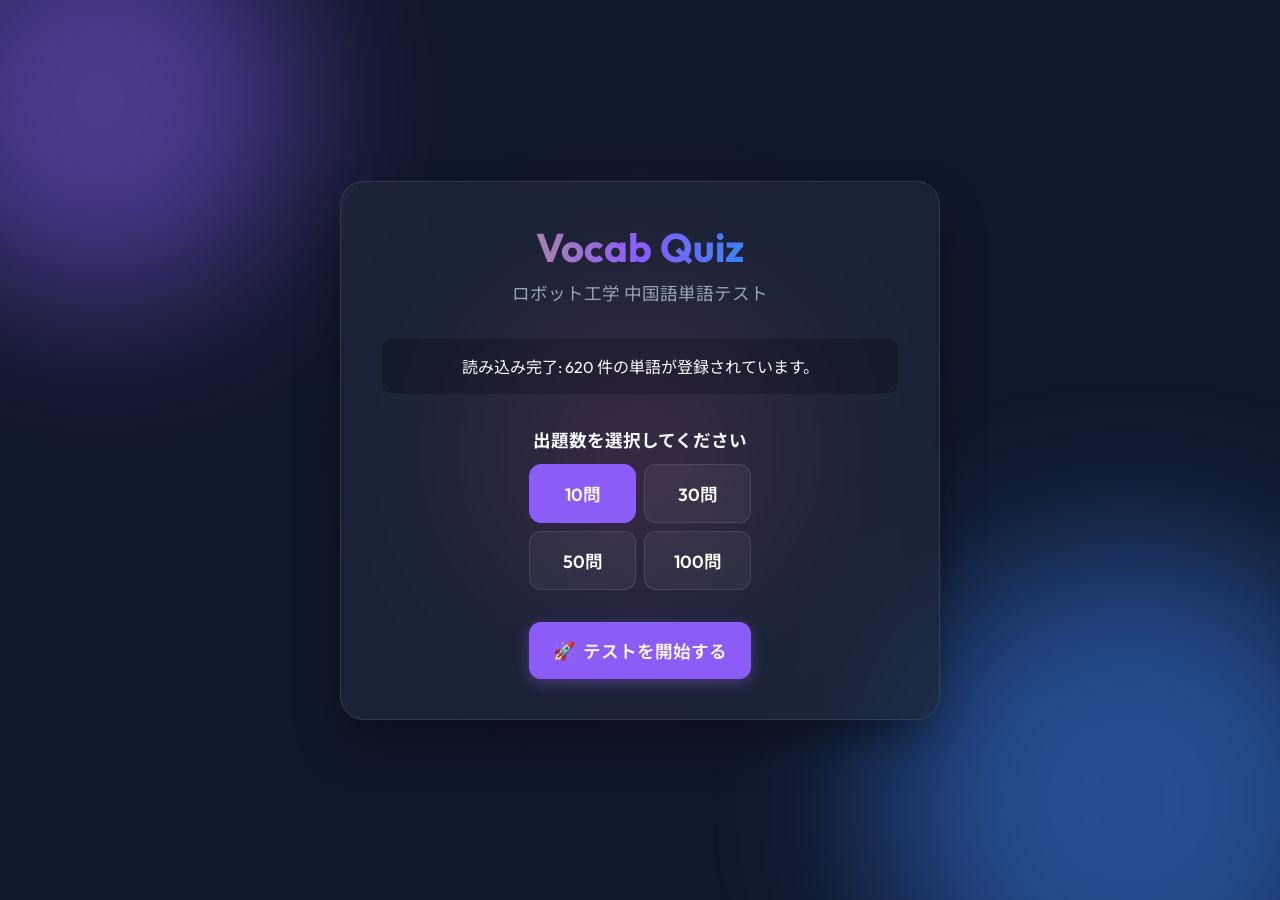
<file: src/quiz/web/static/index.html>
<!DOCTYPE html>
<html lang="ja">
<head>
    <meta charset="UTF-8">
    <meta name="viewport" content="width=device-width, initial-scale=1.0">
    <title>Chinese Vocab Quiz</title>
    <link href="https://fonts.googleapis.com/css2?family=Outfit:wght@300;400;600;700&family=Noto+Sans+JP:wght@400;700&display=swap" rel="stylesheet">
    <link rel="stylesheet" href="style.css">
</head>
<body>
    <div class="background-orbs">
        <div class="orb orb-1"></div>
        <div class="orb orb-2"></div>
        <div class="orb orb-3"></div>
    </div>

    <div class="container glass-panel" id="main-container">
        
        <!-- Screen 1: Start Screen -->
        <div id="start-screen" class="screen active">
            <h1>Vocab Quiz</h1>
            <p class="subtitle">ロボット工学 中国語単語テスト</p>
            
            <div class="status-box">
                <p id="local-status">辞書データを読み込み中...</p>
            </div>
            
            <div id="setup-panel" class="hidden">
                <h3 style="margin-bottom: 12px; font-size: 1.1rem; text-align: center;">出題数を選択してください</h3>
                <div class="choices-grid" style="grid-template-columns: 1fr 1fr; gap: 8px;">
                    <button class="choice-btn count-btn active-count" data-count="10">10問</button>
                    <button class="choice-btn count-btn" data-count="30">30問</button>
                    <button class="choice-btn count-btn" data-count="50">50問</button>
                    <button class="choice-btn count-btn" data-count="100">100問</button>
                </div>
                
                <div class="action-buttons margin-top">
                    <button id="btn-start" class="btn primary full-width">
                        <span class="icon">🚀</span> テストを開始する
                    </button>
                </div>
            </div>
        </div>

        <!-- Screen 2: Quiz Screen -->
        <div id="quiz-screen" class="screen">
            <div class="quiz-header">
                <span id="question-counter">Question 1/10</span>
                <span id="score-display">Score: 0</span>
            </div>
            
            <div class="word-card">
                <h2 id="target-word">--</h2>
            </div>
            
            <div class="choices-grid" id="choices-container">
                <!-- Choices will be injected here -->
            </div>
            
            <div id="feedback-panel" class="feedback-panel hidden">
                <h3 id="feedback-title">Correct!</h3>
                <div class="feedback-details">
                    <p><strong>正解:</strong> <span id="feedback-meaning"></span></p>
                    <p><strong>ピンイン:</strong> <span id="feedback-pinyin"></span></p>
                    <p><strong>例文:</strong> <span id="feedback-context"></span></p>
                </div>
                <button id="btn-next" class="btn primary full-width">Next Question</button>
            </div>
        </div>

        <!-- Screen 3: Results Screen -->
        <div id="results-screen" class="screen">
            <h1>Quiz Complete!</h1>
            <div class="score-circle">
                <span id="final-score">0</span><span class="total">/10</span>
            </div>
            <p id="result-message" class="result-message">よくできました！</p>
            
            <div class="action-buttons margin-top">
                <button id="btn-restart" class="btn primary">もう一度遊ぶ</button>
                <button id="btn-home" class="btn secondary">ホームへ戻る</button>
            </div>
        </div>

    </div>

    <script src="script.js"></script>
</body>
</html>
</file>
<file: src/quiz/web/static/style.css>
:root {
    --bg-color: #0f172a;
    --text-main: #f8fafc;
    --text-muted: #94a3b8;
    --primary: #8b5cf6;
    --primary-hover: #7c3aed;
    --secondary: #334155;
    --secondary-hover: #475569;
    --success: #10b981;
    --error: #ef4444;
    --glass-bg: rgba(30, 41, 59, 0.7);
    --glass-border: rgba(255, 255, 255, 0.1);
}

* {
    margin: 0;
    padding: 0;
    box-sizing: border-box;
}

body {
    font-family: 'Outfit', 'Noto Sans JP', sans-serif;
    color: var(--text-main);
    background-color: var(--bg-color);
    min-height: 100vh;
    display: flex;
    justify-content: center;
    align-items: center;
    overflow: hidden;
    position: relative;
}

/* Background animated orbs */
.background-orbs {
    position: absolute;
    width: 100vw;
    height: 100vh;
    overflow: hidden;
    z-index: -1;
}

.orb {
    position: absolute;
    border-radius: 50%;
    filter: blur(80px);
    opacity: 0.5;
    animation: float 20s infinite ease-in-out alternate;
}

.orb-1 {
    width: 400px;
    height: 400px;
    background: #8b5cf6;
    top: -100px;
    left: -100px;
}

.orb-2 {
    width: 500px;
    height: 500px;
    background: #3b82f6;
    bottom: -150px;
    right: -100px;
    animation-delay: -5s;
}

.orb-3 {
    width: 300px;
    height: 300px;
    background: #ec4899;
    top: 50%;
    left: 50%;
    transform: translate(-50%, -50%);
    animation-delay: -10s;
}

@keyframes float {
    0% { transform: translate(0, 0) scale(1); }
    100% { transform: translate(50px, 50px) scale(1.1); }
}

/* Glassmorphism Container */
.glass-panel {
    background: var(--glass-bg);
    backdrop-filter: blur(16px);
    -webkit-backdrop-filter: blur(16px);
    border: 1px solid var(--glass-border);
    border-radius: 24px;
    padding: 40px;
    width: 90%;
    max-width: 600px;
    box-shadow: 0 25px 50px -12px rgba(0, 0, 0, 0.5);
    position: relative;
    overflow: hidden;
    min-height: 400px;
}

/* Screens */
.screen {
    display: none;
    flex-direction: column;
    align-items: center;
    justify-content: center;
    width: 100%;
    animation: fadeIn 0.4s ease-out forwards;
}

.screen.active {
    display: flex;
}

@keyframes fadeIn {
    from { opacity: 0; transform: translateY(10px); }
    to { opacity: 1; transform: translateY(0); }
}

/* Typography */
h1 {
    font-size: 2.5rem;
    font-weight: 700;
    margin-bottom: 8px;
    background: linear-gradient(to right, #a881af, #8b5cf6, #3b82f6);
    background-clip: text;
    -webkit-background-clip: text;
    -webkit-text-fill-color: transparent;
    text-align: center;
}

h2 {
    font-size: 2rem;
    font-weight: 600;
    margin-bottom: 16px;
    text-align: center;
}

.subtitle {
    font-size: 1.1rem;
    color: var(--text-muted);
    margin-bottom: 32px;
}

/* Specific UI Elements */
.status-box {
    background: rgba(0, 0, 0, 0.2);
    border-radius: 12px;
    padding: 16px 24px;
    margin-bottom: 32px;
    width: 100%;
    text-align: center;
    border: 1px solid rgba(255,255,255,0.05);
}

.action-buttons {
    display: flex;
    flex-direction: column;
    gap: 16px;
    width: 100%;
}

.margin-top {
    margin-top: 32px;
}

.btn {
    padding: 16px 24px;
    border-radius: 12px;
    border: none;
    font-size: 1.1rem;
    font-weight: 600;
    cursor: pointer;
    transition: all 0.2s ease;
    display: flex;
    align-items: center;
    justify-content: center;
    gap: 8px;
    font-family: inherit;
    color: white;
}

.btn:disabled {
    opacity: 0.5;
    cursor: not-allowed;
    transform: none !important;
}

.btn.primary {
    background: var(--primary);
    box-shadow: 0 4px 14px 0 rgba(139, 92, 246, 0.39);
}

.btn.primary:not(:disabled):hover {
    background: var(--primary-hover);
    transform: translateY(-2px);
}

.btn.secondary {
    background: var(--secondary);
}

.btn.secondary:not(:disabled):hover {
    background: var(--secondary-hover);
    transform: translateY(-2px);
}

.full-width {
    width: 100%;
}

/* Spinner */
.spinner {
    width: 48px;
    height: 48px;
    border: 4px solid rgba(255,255,255,0.1);
    border-top-color: var(--primary);
    border-radius: 50%;
    animation: spin 1s infinite linear;
    margin-bottom: 24px;
}

@keyframes spin {
    100% { transform: rotate(360deg); }
}

/* Quiz UI */
.quiz-header {
    display: flex;
    justify-content: space-between;
    width: 100%;
    margin-bottom: 24px;
    color: var(--text-muted);
    font-weight: 600;
}

.word-card {
    background: rgba(255,255,255,0.03);
    border: 1px solid rgba(255,255,255,0.05);
    border-radius: 16px;
    padding: 32px;
    margin-bottom: 24px;
    width: 100%;
    text-align: center;
}

.word-card h2 {
    font-size: 3.5rem;
    margin: 0;
    font-weight: 700;
    letter-spacing: 2px;
}

.choices-grid {
    display: grid;
    grid-template-columns: 1fr;
    gap: 12px;
    width: 100%;
}

.choice-btn {
    background: rgba(255,255,255,0.05);
    border: 1px solid rgba(255,255,255,0.1);
    border-radius: 12px;
    padding: 16px;
    font-size: 1.1rem;
    color: white;
    cursor: pointer;
    transition: all 0.2s ease;
    text-align: left;
    font-family: inherit;
}

.choice-btn:hover:not(:disabled) {
    background: rgba(255,255,255,0.1);
    transform: translateX(4px);
}

.choice-btn.correct {
    background: rgba(16, 185, 129, 0.2);
    border-color: var(--success);
    color: var(--success);
}

.choice-btn.incorrect {
    background: rgba(239, 68, 68, 0.2);
    border-color: var(--error);
    color: var(--error);
}

.choice-btn:disabled {
    cursor: default;
}

.count-btn {
    text-align: center;
    font-weight: 600;
}

.count-btn.active-count {
    background: var(--primary);
    border-color: var(--primary);
    color: white;
}

/* Feedback panel */
.feedback-panel {
    margin-top: 24px;
    padding: 20px;
    border-radius: 12px;
    width: 100%;
    animation: fadeIn 0.3s forwards;
}

.feedback-panel.correct-bg {
    background: rgba(16, 185, 129, 0.1);
    border: 1px solid rgba(16, 185, 129, 0.2);
}

.feedback-panel.incorrect-bg {
    background: rgba(239, 68, 68, 0.1);
    border: 1px solid rgba(239, 68, 68, 0.2);
}

.feedback-panel h3 {
    margin-bottom: 12px;
    font-size: 1.4rem;
}

.correct-bg h3 { color: var(--success); }
.incorrect-bg h3 { color: var(--error); }

.feedback-details p {
    margin-bottom: 8px;
    line-height: 1.5;
    color: var(--text-main);
}
.feedback-details strong { color: var(--text-muted); }

.hidden { display: none !important; }

/* Score */
.score-circle {
    width: 150px;
    height: 150px;
    border-radius: 50%;
    background: conic-gradient(var(--primary) 100%, rgba(255,255,255,0.1) 0);
    display: flex;
    justify-content: center;
    align-items: center;
    font-size: 3.5rem;
    font-weight: 700;
    margin: 24px 0;
    position: relative;
}

.score-circle::before {
    content: '';
    position: absolute;
    width: 130px;
    height: 130px;
    background: var(--bg-color);
    border-radius: 50%;
    z-index: 1;
}

.score-circle span {
    position: relative;
    z-index: 2;
}

.score-circle .total {
    font-size: 1.5rem;
    color: var(--text-muted);
    margin-top: 15px;
}

.result-message {
    font-size: 1.5rem;
    font-weight: 600;
}
</file>
